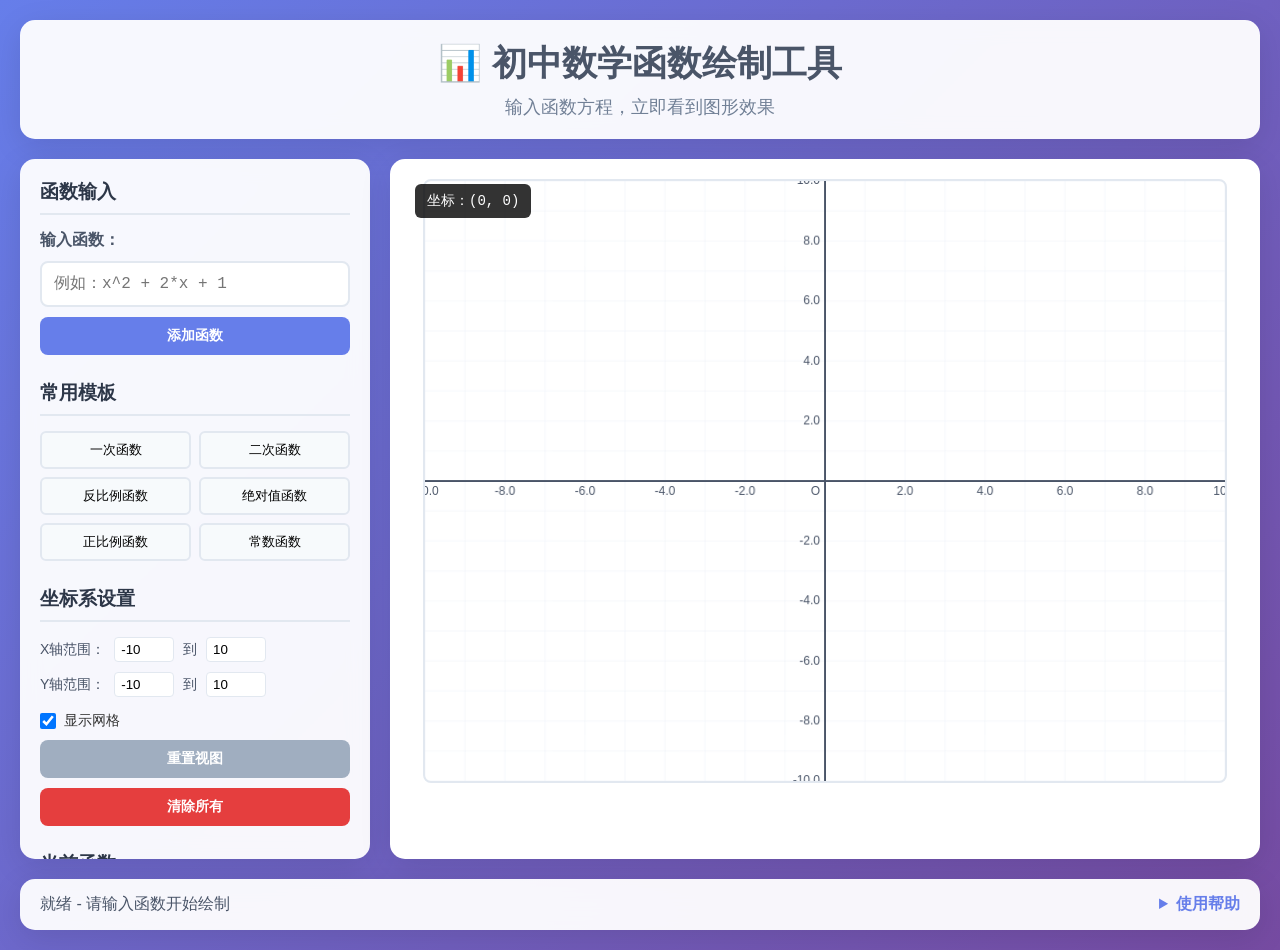
<file: index.html>
<!DOCTYPE html>
<html lang="zh-CN">
<head>
    <meta charset="UTF-8">
    <meta name="viewport" content="width=device-width, initial-scale=1.0, viewport-fit=cover">
    <meta name="theme-color" content="#667eea">
    <meta name="apple-mobile-web-app-capable" content="yes">
    <meta name="apple-mobile-web-app-status-bar-style" content="black-translucent">
    <meta name="apple-mobile-web-app-title" content="函数绘图">
    <title>初中数学函数绘制工具</title>
    <link rel="manifest" href="manifest.json">
    <link rel="stylesheet" href="styles.css">
</head>
<body>
    <div class="container">
        <!-- 头部标题 -->
        <header class="header">
            <h1>📊 初中数学函数绘制工具</h1>
            <p>输入函数方程，立即看到图形效果</p>
        </header>

        <div class="main-content">
            <!-- 左侧控制面板 -->
            <div class="control-panel">
                <!-- 函数输入区域 -->
                <div class="input-section">
                    <h3>函数输入</h3>
                    <div class="function-input-group">
                        <label for="functionInput">输入函数：</label>
                        <input 
                            type="text" 
                            id="functionInput" 
                            placeholder="例如：x^2 + 2*x + 1" 
                            autocomplete="off"
                        >
                        <button id="addFunction" class="btn btn-primary">添加函数</button>
                    </div>
                    <div class="error-message" id="errorMessage"></div>
                </div>

                <!-- 快速模板区域 -->
                <div class="template-section">
                    <h3>常用模板</h3>
                    <div class="template-buttons">
                        <button class="template-btn" data-template="x + 1">一次函数</button>
                        <button class="template-btn" data-template="x^2">二次函数</button>
                        <button class="template-btn" data-template="1/x">反比例函数</button>
                        <button class="template-btn" data-template="abs(x)">绝对值函数</button>
                        <button class="template-btn" data-template="2*x">正比例函数</button>
                        <button class="template-btn" data-template="5">常数函数</button>
                    </div>
                </div>

                <!-- 坐标系控制 -->
                <div class="coordinate-section">
                    <h3>坐标系设置</h3>
                    <div class="range-controls">
                        <label>
                            X轴范围：
                            <input type="number" id="xMin" value="-10" min="-100" max="0"> 到
                            <input type="number" id="xMax" value="10" min="0" max="100">
                        </label>
                        <label>
                            Y轴范围：
                            <input type="number" id="yMin" value="-10" min="-100" max="0"> 到
                            <input type="number" id="yMax" value="10" min="0" max="100">
                        </label>
                    </div>
                    <div class="control-buttons">
                        <label class="checkbox-label">
                            <input type="checkbox" id="showGrid" checked>
                            显示网格
                        </label>
                        <button id="resetView" class="btn btn-secondary">重置视图</button>
                        <button id="clearAll" class="btn btn-danger">清除所有</button>
                    </div>
                </div>

                <!-- 当前函数列表 -->
                <div class="function-list-section">
                    <h3>当前函数</h3>
                    <div id="functionList" class="function-list">
                        <p class="no-functions">暂无函数，请添加函数开始绘制</p>
                    </div>
                </div>
            </div>

            <!-- 右侧绘图区域 -->
            <div class="plot-area">
                <canvas id="plotCanvas" width="800" height="600"></canvas>
                <div class="coordinate-info" id="coordinateInfo">
                    坐标：(0, 0)
                </div>
            </div>
        </div>

        <!-- 底部状态栏 -->
        <footer class="footer">
            <div class="status-info">
                <span id="statusMessage">就绪 - 请输入函数开始绘制</span>
            </div>
            <div class="help-info">
                <details>
                    <summary>使用帮助</summary>
                    <div class="help-content">
                        <p><strong>支持的运算符：</strong></p>
                        <ul>
                            <li>+ - * / (基本运算)</li>
                            <li>^ (乘方，如 x^2)</li>
                            <li>abs(x) (绝对值)</li>
                            <li>sqrt(x) (平方根)</li>
                            <li>() (括号)</li>
                        </ul>
                        <p><strong>函数示例：</strong></p>
                        <ul>
                            <li>一次函数：2*x + 3</li>
                            <li>二次函数：x^2 - 4*x + 3</li>
                            <li>反比例函数：6/x</li>
                            <li>绝对值函数：abs(x - 2)</li>
                        </ul>
                    </div>
                </details>
            </div>
        </footer>
    </div>

    <script src="math-parser.js"></script>
    <script src="plot-engine.js"></script>
    <script src="app.js"></script>
    <script>
        if ('serviceWorker' in navigator) {
            window.addEventListener('load', () => {
                navigator.serviceWorker.register('service-worker.js')
                    .then(registration => {
                        console.log('SW registered:', registration.scope);
                    })
                    .catch(error => {
                        console.log('SW registration failed:', error);
                    });
            });
        }
    </script>
</body>
</html>
</file>
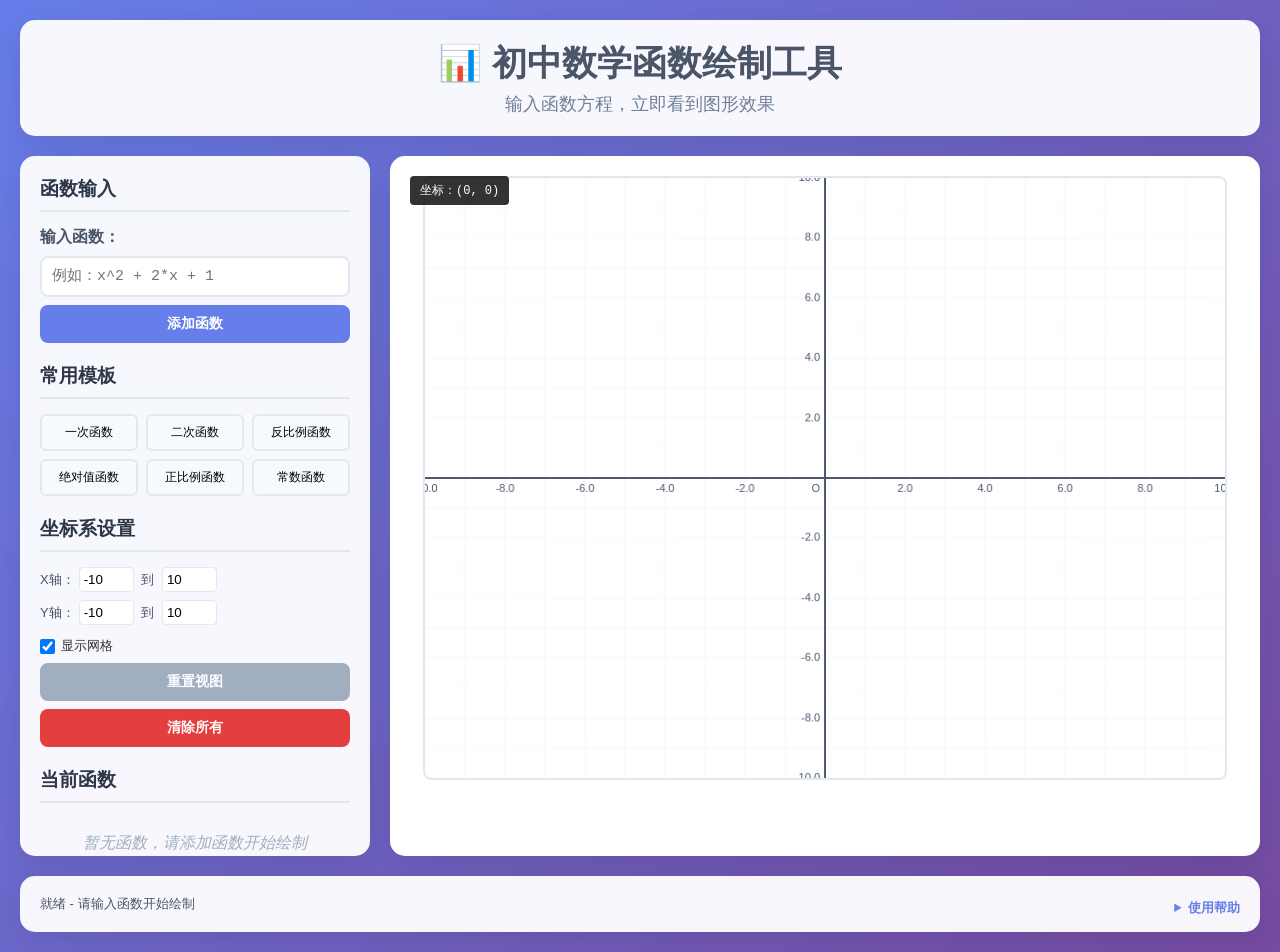
<file: mobile.html>
<!DOCTYPE html>
<html lang="zh-CN">
<head>
    <meta charset="UTF-8">
    <meta name="viewport" content="width=device-width, initial-scale=1.0, viewport-fit=cover">
    <title>初中数学函数绘制工具</title>
    <style>
* {
    margin: 0;
    padding: 0;
    box-sizing: border-box;
}
body {
    font-family: 'Microsoft YaHei', 'PingFang SC', Arial, sans-serif;
    background: linear-gradient(135deg, #667eea 0%, #764ba2 100%);
    min-height: 100vh;
    color: #333;
}
.container {
    max-width: 1400px;
    margin: 0 auto;
    padding: 10px;
    min-height: 100vh;
    display: flex;
    flex-direction: column;
}
.header {
    background: rgba(255, 255, 255, 0.95);
    backdrop-filter: blur(10px);
    border-radius: 15px;
    padding: 15px;
    text-align: center;
    margin-bottom: 10px;
    box-shadow: 0 8px 32px rgba(0, 0, 0, 0.1);
}
.header h1 {
    color: #4a5568;
    font-size: 1.5em;
    font-weight: 700;
    margin-bottom: 5px;
}
.header p {
    color: #718096;
    font-size: 1em;
}
.main-content {
    display: flex;
    flex-direction: column;
    gap: 10px;
    flex: 1;
    min-height: 400px;
}
.control-panel {
    width: 100%;
    background: rgba(255, 255, 255, 0.95);
    backdrop-filter: blur(10px);
    border-radius: 15px;
    padding: 15px;
    box-shadow: 0 8px 32px rgba(0, 0, 0, 0.1);
}
.control-panel h3 {
    color: #2d3748;
    font-size: 1.1em;
    margin-bottom: 12px;
    border-bottom: 2px solid #e2e8f0;
    padding-bottom: 6px;
}
.input-section {
    margin-bottom: 20px;
}
.function-input-group {
    display: flex;
    flex-direction: column;
    gap: 8px;
}
.function-input-group label {
    font-weight: 600;
    color: #4a5568;
}
#functionInput {
    padding: 10px;
    border: 2px solid #e2e8f0;
    border-radius: 8px;
    font-size: 15px;
    font-family: 'Courier New', monospace;
    transition: border-color 0.3s ease;
}
#functionInput:focus {
    outline: none;
    border-color: #667eea;
    box-shadow: 0 0 0 3px rgba(102, 126, 234, 0.1);
}
.btn {
    padding: 10px 16px;
    border: none;
    border-radius: 8px;
    font-size: 14px;
    font-weight: 600;
    cursor: pointer;
    transition: all 0.3s ease;
    text-transform: none;
}
.btn-primary {
    background: #667eea;
    color: white;
}
.btn-primary:hover {
    background: #5a67d8;
}
.btn-secondary {
    background: #a0aec0;
    color: white;
}
.btn-secondary:hover {
    background: #718096;
}
.btn-danger {
    background: #e53e3e;
    color: white;
}
.btn-danger:hover {
    background: #c53030;
}
.error-message {
    color: #e53e3e;
    font-size: 13px;
    margin-top: 5px;
    padding: 6px;
    background: rgba(229, 62, 62, 0.1);
    border-radius: 4px;
    display: none;
}
.error-message.show {
    display: block;
}
.template-section {
    margin-bottom: 20px;
}
.template-buttons {
    display: grid;
    grid-template-columns: repeat(2, 1fr);
    gap: 6px;
}
.template-btn {
    padding: 8px 10px;
    background: #f7fafc;
    border: 2px solid #e2e8f0;
    border-radius: 6px;
    font-size: 12px;
    cursor: pointer;
    transition: all 0.2s ease;
}
.template-btn:hover {
    background: #667eea;
    color: white;
    border-color: #667eea;
}
.coordinate-section {
    margin-bottom: 20px;
}
.range-controls {
    display: flex;
    flex-direction: column;
    gap: 8px;
    margin-bottom: 12px;
}
.range-controls label {
    font-size: 13px;
    color: #4a5568;
}
.range-controls input[type="number"] {
    width: 55px;
    padding: 4px;
    border: 1px solid #e2e8f0;
    border-radius: 4px;
    margin: 0 4px;
}
.control-buttons {
    display: flex;
    flex-direction: column;
    gap: 8px;
}
.checkbox-label {
    display: flex;
    align-items: center;
    gap: 6px;
    font-size: 13px;
    cursor: pointer;
}
.checkbox-label input[type="checkbox"] {
    width: 15px;
    height: 15px;
}
.function-list-section {
    margin-bottom: 15px;
}
.function-list {
    max-height: 150px;
    overflow-y: auto;
}
.no-functions {
    color: #a0aec0;
    font-style: italic;
    text-align: center;
    padding: 15px;
}
.function-item {
    display: flex;
    align-items: center;
    justify-content: space-between;
    padding: 8px;
    margin-bottom: 6px;
    background: #f7fafc;
    border-radius: 8px;
    border-left: 4px solid transparent;
}
.function-info {
    flex: 1;
    font-family: 'Courier New', monospace;
    font-size: 13px;
}
.function-controls {
    display: flex;
    gap: 4px;
}
.function-controls button {
    padding: 4px 6px;
    border: none;
    border-radius: 4px;
    font-size: 11px;
    cursor: pointer;
}
.toggle-btn {
    background: #48bb78;
    color: white;
}
.toggle-btn.hidden {
    background: #a0aec0;
}
.delete-btn {
    background: #e53e3e;
    color: white;
}
.plot-area {
    width: 100%;
    background: white;
    border-radius: 15px;
    padding: 15px;
    box-shadow: 0 8px 32px rgba(0, 0, 0, 0.1);
    position: relative;
    display: flex;
    flex-direction: column;
    align-items: center;
}
#plotCanvas {
    border: 2px solid #e2e8f0;
    border-radius: 8px;
    cursor: crosshair;
    background: white;
    max-width: 100%;
    height: auto;
}
.coordinate-info {
    position: absolute;
    top: 20px;
    left: 20px;
    background: rgba(0, 0, 0, 0.8);
    color: white;
    padding: 6px 10px;
    border-radius: 4px;
    font-family: 'Courier New', monospace;
    font-size: 12px;
    pointer-events: none;
}
.footer {
    background: rgba(255, 255, 255, 0.95);
    backdrop-filter: blur(10px);
    border-radius: 15px;
    padding: 12px 15px;
    margin-top: 10px;
    box-shadow: 0 8px 32px rgba(0, 0, 0, 0.1);
    text-align: center;
}
.status-info {
    color: #4a5568;
    font-weight: 500;
    font-size: 13px;
}
.help-info details {
    cursor: pointer;
    margin-top: 8px;
}
.help-info summary {
    color: #667eea;
    font-weight: 600;
    outline: none;
    font-size: 13px;
}
.help-content {
    position: fixed;
    right: 10px;
    left: 10px;
    bottom: 60px;
    background: white;
    padding: 15px;
    border-radius: 10px;
    box-shadow: 0 8px 32px rgba(0, 0, 0, 0.2);
    width: auto;
    z-index: 1000;
    font-size: 13px;
}
.help-content ul {
    margin-left: 15px;
    margin-top: 6px;
}
.help-content li {
    margin-bottom: 3px;
}
.color-picker {
    width: 26px;
    height: 26px;
    border: 2px solid #e2e8f0;
    border-radius: 4px;
    cursor: pointer;
    padding: 0;
    background: none;
}
.color-picker::-webkit-color-swatch-wrapper {
    padding: 0;
}
.color-picker::-webkit-color-swatch {
    border: none;
    border-radius: 2px;
}
@media (min-width: 768px) {
    .container {
        padding: 20px;
    }
    .header {
        padding: 20px;
        margin-bottom: 20px;
    }
    .header h1 {
        font-size: 2.2em;
    }
    .header p {
        font-size: 1.1em;
    }
    .main-content {
        flex-direction: row;
        gap: 20px;
        min-height: 600px;
    }
    .control-panel {
        width: 350px;
        padding: 20px;
        max-height: calc(100vh - 200px);
        overflow-y: auto;
    }
    .control-panel h3 {
        font-size: 1.2em;
        margin-bottom: 15px;
        padding-bottom: 8px;
    }
    .template-buttons {
        grid-template-columns: repeat(2, 1fr);
        gap: 8px;
    }
    .plot-area {
        flex: 1;
        padding: 20px;
    }
    .footer {
        padding: 15px 20px;
        margin-top: 20px;
        display: flex;
        justify-content: space-between;
        align-items: center;
        text-align: left;
    }
    .help-content {
        position: absolute;
        right: 20px;
        bottom: 70px;
        width: 300px;
    }
}
@media (min-width: 1024px) {
    .template-buttons {
        grid-template-columns: repeat(3, 1fr);
    }
}
    </style>
</head>
<body>
    <div class="container">
        <header class="header">
            <h1>📊 初中数学函数绘制工具</h1>
            <p>输入函数方程，立即看到图形效果</p>
        </header>

        <div class="main-content">
            <div class="control-panel">
                <div class="input-section">
                    <h3>函数输入</h3>
                    <div class="function-input-group">
                        <label for="functionInput">输入函数：</label>
                        <input type="text" id="functionInput" placeholder="例如：x^2 + 2*x + 1" autocomplete="off">
                        <button id="addFunction" class="btn btn-primary">添加函数</button>
                    </div>
                    <div class="error-message" id="errorMessage"></div>
                </div>

                <div class="template-section">
                    <h3>常用模板</h3>
                    <div class="template-buttons">
                        <button class="template-btn" data-template="x + 1">一次函数</button>
                        <button class="template-btn" data-template="x^2">二次函数</button>
                        <button class="template-btn" data-template="1/x">反比例函数</button>
                        <button class="template-btn" data-template="abs(x)">绝对值函数</button>
                        <button class="template-btn" data-template="2*x">正比例函数</button>
                        <button class="template-btn" data-template="5">常数函数</button>
                    </div>
                </div>

                <div class="coordinate-section">
                    <h3>坐标系设置</h3>
                    <div class="range-controls">
                        <label>X轴：<input type="number" id="xMin" value="-10" min="-100" max="0"> 到 <input type="number" id="xMax" value="10" min="0" max="100"></label>
                        <label>Y轴：<input type="number" id="yMin" value="-10" min="-100" max="0"> 到 <input type="number" id="yMax" value="10" min="0" max="100"></label>
                    </div>
                    <div class="control-buttons">
                        <label class="checkbox-label"><input type="checkbox" id="showGrid" checked>显示网格</label>
                        <button id="resetView" class="btn btn-secondary">重置视图</button>
                        <button id="clearAll" class="btn btn-danger">清除所有</button>
                    </div>
                </div>

                <div class="function-list-section">
                    <h3>当前函数</h3>
                    <div id="functionList" class="function-list">
                        <p class="no-functions">暂无函数，请添加函数开始绘制</p>
                    </div>
                </div>
            </div>

            <div class="plot-area">
                <canvas id="plotCanvas" width="800" height="600"></canvas>
                <div class="coordinate-info" id="coordinateInfo">坐标：(0, 0)</div>
            </div>
        </div>

        <footer class="footer">
            <div class="status-info">
                <span id="statusMessage">就绪 - 请输入函数开始绘制</span>
            </div>
            <div class="help-info">
                <details>
                    <summary>使用帮助</summary>
                    <div class="help-content">
                        <p><strong>支持的运算符：</strong></p>
                        <ul>
                            <li>+ - * / (基本运算)</li>
                            <li>^ (乘方，如 x^2)</li>
                            <li>abs(x) (绝对值)</li>
                            <li>sqrt(x) (平方根)</li>
                        </ul>
                        <p><strong>函数示例：</strong></p>
                        <ul>
                            <li>一次函数：2*x + 3</li>
                            <li>二次函数：x^2 - 4*x + 3</li>
                            <li>反比例函数：6/x</li>
                        </ul>
                    </div>
                </details>
            </div>
        </footer>
    </div>

    <script>
class MathParser {
    constructor() {
        this.position = 0;
        this.expression = '';
        this.tokens = [];
    }
    parse(expression) {
        this.expression = expression.replace(/\s+/g, '');
        this.position = 0;
        this.tokens = this.tokenize();
        if (this.tokens.length === 0) throw new Error('表达式为空');
        const ast = this.parseExpression();
        return (x) => this.evaluate(ast, x);
    }
    tokenize() {
        const tokens = [];
        const regex = /(\d*\.?\d+)|([a-zA-Z]+)|([+\-*/^()])|(\|)/g;
        let match;
        while ((match = regex.exec(this.expression)) !== null) {
            const token = match[0];
            if (/\d/.test(token)) tokens.push({ type: 'NUMBER', value: parseFloat(token) });
            else if (/[a-zA-Z]/.test(token)) {
                if (token === 'x') tokens.push({ type: 'VARIABLE', value: token });
                else tokens.push({ type: 'FUNCTION', value: token });
            } else if (['+', '-', '*', '/', '^'].includes(token)) tokens.push({ type: 'OPERATOR', value: token });
            else if (token === '(') tokens.push({ type: 'LPAREN' });
            else if (token === ')') tokens.push({ type: 'RPAREN' });
            else if (token === '|') tokens.push({ type: 'ABS' });
        }
        return tokens;
    }
    parseExpression() { return this.parseAddSubtract(); }
    parseAddSubtract() {
        let left = this.parseMultiplyDivide();
        while (this.position < this.tokens.length) {
            const token = this.tokens[this.position];
            if (token && token.type === 'OPERATOR' && (token.value === '+' || token.value === '-')) {
                this.position++;
                const right = this.parseMultiplyDivide();
                left = { type: 'BINARY_OP', operator: token.value, left, right };
            } else break;
        }
        return left;
    }
    parseMultiplyDivide() {
        let left = this.parseUnary();
        while (this.position < this.tokens.length) {
            const token = this.tokens[this.position];
            if (token && token.type === 'OPERATOR' && (token.value === '*' || token.value === '/')) {
                this.position++;
                const right = this.parseUnary();
                left = { type: 'BINARY_OP', operator: token.value, left, right };
            } else break;
        }
        return left;
    }
    parsePower() {
        let left = this.parseFactor();

        while (this.position < this.tokens.length) {
            const token = this.tokens[this.position];

            if (token && token.type === 'OPERATOR' && token.value === '^') {
                this.position++;

                const right = this.parseUnary();

                left = {
                    type: 'BINARY_OP',
                    operator: '^',
                    left,
                    right
                };
            } else {
                break;
            }
        }

        return left;
    }
    parseUnary() {
        const token = this.tokens[this.position];

        if (
            token &&
            token.type === 'OPERATOR' &&
            (token.value === '+' || token.value === '-')
        ) {
            this.position++;

            return {
                type: 'UNARY_OP',
                operator: token.value,
                operand: this.parsePower()
            };
        }

        return this.parsePower();
    }
    parsePowerPrimary() {
        return this.parseFactor();
    }
    parseFactor() {
        const token = this.tokens[this.position];
        if (!token) throw new Error('意外的表达式结束');
        switch (token.type) {
            case 'NUMBER': this.position++; return { type: 'NUMBER', value: token.value };
            case 'VARIABLE': this.position++; return { type: 'VARIABLE', name: token.value };
            case 'FUNCTION': return this.parseFunction();
            case 'LPAREN': {
                this.position++;
                const expr = this.parseExpression();
                if (!this.tokens[this.position] || this.tokens[this.position].type !== 'RPAREN') throw new Error('缺少右括号');
                this.position++;
                return expr;
            }
            case 'ABS': return this.parseAbsolute();
            default: throw new Error(`意外的token: ${token.value || token.type}`);
        }
    }
    parseFunction() {
        const functionToken = this.tokens[this.position];
        this.position++;
        if (!this.tokens[this.position] || this.tokens[this.position].type !== 'LPAREN') throw new Error(`函数 ${functionToken.value} 后面必须跟括号`);
        this.position++;
        const argument = this.parseExpression();
        if (!this.tokens[this.position] || this.tokens[this.position].type !== 'RPAREN') throw new Error('函数调用缺少右括号');
        this.position++;
        return { type: 'FUNCTION_CALL', name: functionToken.value, argument };
    }
    parseAbsolute() {
        this.position++;
        const expr = this.parseExpression();
        if (!this.tokens[this.position] || this.tokens[this.position].type !== 'ABS') throw new Error('绝对值缺少右边的 |');
        this.position++;
        return { type: 'FUNCTION_CALL', name: 'abs', argument: expr };
    }
    evaluate(node, x) {
        switch (node.type) {
            case 'NUMBER': return node.value;
            case 'VARIABLE': return node.name === 'x' ? x : (() => { throw new Error(`未知变量: ${node.name}`) })();
            case 'BINARY_OP': {
                const left = this.evaluate(node.left, x);
                const right = this.evaluate(node.right, x);
                switch (node.operator) {
                    case '+': return left + right;
                    case '-': return left - right;
                    case '*': return left * right;
                    case '/': return Math.abs(right) < 1e-10 ? (right > 0 ? Infinity : -Infinity) : left / right;
                    case '^': return Math.pow(left, right);
                    default: throw new Error(`未知运算符: ${node.operator}`);
                }
            }
            case 'UNARY_OP': {
                const operand = this.evaluate(node.operand, x);
                return node.operator === '+' ? operand : -operand;
            }
            case 'FUNCTION_CALL': {
                const arg = this.evaluate(node.argument, x);
                return this.callFunction(node.name, arg);
            }
            default: throw new Error(`未知节点类型: ${node.type}`);
        }
    }
    callFunction(name, arg) {
        switch (name) {
            case 'abs': return Math.abs(arg);
            case 'sqrt': return arg < 0 ? NaN : Math.sqrt(arg);
            case 'sin': return Math.sin(arg);
            case 'cos': return Math.cos(arg);
            case 'tan': return Math.tan(arg);
            case 'log': return arg <= 0 ? NaN : Math.log10(arg);
            case 'ln': return arg <= 0 ? NaN : Math.log(arg);
            default: throw new Error(`未知函数: ${name}`);
        }
    }
    static validate(expression) {
        try {
            const parser = new MathParser();
            const func = parser.parse(expression);
            func(0); func(1); func(-1);
            return { valid: true, message: '表达式有效' };
        } catch (error) {
            return { valid: false, message: error.message };
        }
    }
    static preprocessExpression(expression) {
        return expression
            .replace(/(\d)([a-zA-Z])/g, '$1*$2')
            .replace(/\)([a-zA-Z])/g, ')*$1')
            .replace(/(\d)\(/g, '$1*(')
            .replace(/\)(\d)/g, ')*$1');
    }
}

class PlotEngine {
    constructor(canvas) {
        this.canvas = canvas;
        this.ctx = canvas.getContext('2d');
        this.functions = new Map();
        this.colors = ['#3182ce', '#e53e3e', '#38a169', '#dd6b20', '#805ad5'];
        this.colorIndex = 0;
        this.xMin = -10;
        this.xMax = 10;
        this.yMin = -10;
        this.yMax = 10;
        this.setupHighDPI();
        this.setupMouseEvents();
        this.showGrid = true;
        this.isDragging = false;
        this.lastMousePos = { x: 0, y: 0 };
    }
    setupHighDPI() {
    const dpr = window.devicePixelRatio || 1;

    let rect = this.canvas.getBoundingClientRect();

    // 防止初始化时宽高为0
    let width = rect.width;
    let height = rect.height;

    if (width === 0 || height === 0) {
        width = 800;
        height = 600;
    }

    this.canvas.width = width * dpr;
    this.canvas.height = height * dpr;

    this.ctx.setTransform(1, 0, 0, 1, 0, 0);
    this.ctx.scale(dpr, dpr);

    this.canvas.style.width = width + 'px';
    this.canvas.style.height = height + 'px';

    this.width = width;
    this.height = height;
}
    setupMouseEvents() {
        this.canvas.addEventListener('mousemove', (e) => {
            const rect = this.canvas.getBoundingClientRect();
            const x = e.clientX - rect.left;
            const y = e.clientY - rect.top;
            const worldCoord = this.screenToWorld(x, y);
            this.updateCoordinateDisplay(worldCoord.x, worldCoord.y);
            if (this.isDragging) {
                const dx = x - this.lastMousePos.x;
                const dy = y - this.lastMousePos.y;
                this.pan(dx, dy);
                this.lastMousePos = { x, y };
                this.redraw();
            }
        });
        this.canvas.addEventListener('mousedown', (e) => {
            this.isDragging = true;
            const rect = this.canvas.getBoundingClientRect();
            this.lastMousePos = { x: e.clientX - rect.left, y: e.clientY - rect.top };
            this.canvas.style.cursor = 'grabbing';
        });
        this.canvas.addEventListener('mouseup', () => { this.isDragging = false; this.canvas.style.cursor = 'crosshair'; });
        this.canvas.addEventListener('mouseleave', () => { this.isDragging = false; this.canvas.style.cursor = 'crosshair'; });
        this.canvas.addEventListener('wheel', (e) => {
            e.preventDefault();
            const rect = this.canvas.getBoundingClientRect();
            const mouseX = e.clientX - rect.left;
            const mouseY = e.clientY - rect.top;
            const worldPos = this.screenToWorld(mouseX, mouseY);
            const zoomFactor = e.deltaY > 0 ? 1.1 : 0.9;
            this.zoom(zoomFactor, worldPos.x, worldPos.y);
            this.redraw();
        });
        this.canvas.addEventListener('touchstart', (e) => {
            if (e.touches.length === 1) {
                this.isDragging = true;
                this.lastMousePos = { x: e.touches[0].clientX - this.canvas.getBoundingClientRect().left, y: e.touches[0].clientY - this.canvas.getBoundingClientRect().top };
            }
        });
        this.canvas.addEventListener('touchmove', (e) => {
            if (e.touches.length === 1 && this.isDragging) {
                const rect = this.canvas.getBoundingClientRect();
                const x = e.touches[0].clientX - rect.left;
                const y = e.touches[0].clientY - rect.top;
                const dx = x - this.lastMousePos.x;
                const dy = y - this.lastMousePos.y;
                this.pan(dx, dy);
                this.lastMousePos = { x, y };
                this.redraw();
            } else if (e.touches.length === 2) {
                e.preventDefault();
                const dist = Math.hypot(e.touches[0].clientX - e.touches[1].clientX, e.touches[0].clientY - e.touches[1].clientY);
                if (this.lastTouchDist) {
                    const zoomFactor = dist / this.lastTouchDist;
                    const centerX = (e.touches[0].clientX + e.touches[1].clientX) / 2;
                    const centerY = (e.touches[0].clientY + e.touches[1].clientY) / 2;
                    const rect = this.canvas.getBoundingClientRect();
                    const worldPos = this.screenToWorld(centerX - rect.left, centerY - rect.top);
                    this.zoom(1 / zoomFactor, worldPos.x, worldPos.y);
                    this.redraw();
                }
                this.lastTouchDist = dist;
            }
        });
        this.canvas.addEventListener('touchend', () => { this.isDragging = false; this.lastTouchDist = null; });
    }
    screenToWorld(screenX, screenY) {
        const x = this.xMin + (screenX / this.width) * (this.xMax - this.xMin);
        const y = this.yMax - (screenY / this.height) * (this.yMax - this.yMin);
        return { x, y };
    }
    worldToScreen(worldX, worldY) {
        const x = ((worldX - this.xMin) / (this.xMax - this.xMin)) * this.width;
        const y = ((this.yMax - worldY) / (this.yMax - this.yMin)) * this.height;
        return { x, y };
    }
    pan(dx, dy) {
        const worldDx = (dx / this.width) * (this.xMax - this.xMin);
        const worldDy = -(dy / this.height) * (this.yMax - this.yMin);
        this.xMin -= worldDx;
        this.xMax -= worldDx;
        this.yMin -= worldDy;
        this.yMax -= worldDy;
    }
    zoom(factor, centerX, centerY) {
        const newXRange = (this.xMax - this.xMin) * factor;
        const newYRange = (this.yMax - this.yMin) * factor;
        const xCenter = centerX || (this.xMin + this.xMax) / 2;
        const yCenter = centerY || (this.yMin + this.yMax) / 2;
        this.xMin = xCenter - newXRange / 2;
        this.xMax = xCenter + newXRange / 2;
        this.yMin = yCenter - newYRange / 2;
        this.yMax = yCenter + newYRange / 2;
    }
    setViewRange(xMin, xMax, yMin, yMax) {
        this.xMin = xMin;
        this.xMax = xMax;
        this.yMin = yMin;
        this.yMax = yMax;
    }
    resetView() {
        this.xMin = -10;
        this.xMax = 10;
        this.yMin = -10;
        this.yMax = 10;
    }
    clear() { this.ctx.clearRect(0, 0, this.width, this.height); }
    drawGrid() {
        if (!this.showGrid) return;
        this.ctx.strokeStyle = '#e2e8f0';
        this.ctx.lineWidth = 0.5;
        this.ctx.globalAlpha = 0.6;
        const xRange = this.xMax - this.xMin;
        const yRange = this.yMax - this.yMin;
        let xStep = Math.pow(10, Math.floor(Math.log10(xRange)) - 1);
        let yStep = Math.pow(10, Math.floor(Math.log10(yRange)) - 1);
        if (xRange / xStep > 50) xStep *= 5;
        else if (xRange / xStep > 20) xStep *= 2;
        if (yRange / yStep > 50) yStep *= 5;
        else if (yRange / yStep > 20) yStep *= 2;
        const startX = Math.ceil(this.xMin / xStep) * xStep;
        for (let x = startX; x <= this.xMax; x += xStep) {
            const screenPos = this.worldToScreen(x, 0);
            this.ctx.beginPath();
            this.ctx.moveTo(screenPos.x, 0);
            this.ctx.lineTo(screenPos.x, this.height);
            this.ctx.stroke();
        }
        const startY = Math.ceil(this.yMin / yStep) * yStep;
        for (let y = startY; y <= this.yMax; y += yStep) {
            const screenPos = this.worldToScreen(0, y);
            this.ctx.beginPath();
            this.ctx.moveTo(0, screenPos.y);
            this.ctx.lineTo(this.width, screenPos.y);
            this.ctx.stroke();
        }
        this.ctx.globalAlpha = 1.0;
    }
    drawAxes() {
        this.ctx.strokeStyle = '#4a5568';
        this.ctx.lineWidth = 2;
        if (this.yMin <= 0 && this.yMax >= 0) {
            const y0 = this.worldToScreen(0, 0).y;
            this.ctx.beginPath();
            this.ctx.moveTo(0, y0);
            this.ctx.lineTo(this.width, y0);
            this.ctx.stroke();
        }
        if (this.xMin <= 0 && this.xMax >= 0) {
            const x0 = this.worldToScreen(0, 0).x;
            this.ctx.beginPath();
            this.ctx.moveTo(x0, 0);
            this.ctx.lineTo(x0, this.height);
            this.ctx.stroke();
        }
    }
    drawLabels() {
        this.ctx.fillStyle = '#4a5568';
        this.ctx.font = '11px Arial';
        this.ctx.textAlign = 'center';
        this.ctx.textBaseline = 'top';
        const xRange = this.xMax - this.xMin;
        const yRange = this.yMax - this.yMin;
        let xStep = Math.pow(10, Math.floor(Math.log10(xRange)) - 1);
        let yStep = Math.pow(10, Math.floor(Math.log10(yRange)) - 1);
        if (xRange / xStep > 20) xStep *= 5;
        else if (xRange / xStep > 10) xStep *= 2;
        if (yRange / yStep > 20) yStep *= 5;
        else if (yRange / yStep > 10) yStep *= 2;
        if (this.yMin <= 0 && this.yMax >= 0) {
            const y0 = this.worldToScreen(0, 0).y;
            const startX = Math.ceil(this.xMin / xStep) * xStep;
            for (let x = startX; x <= this.xMax; x += xStep) {
                if (Math.abs(x) < 1e-10) continue;
                const screenPos = this.worldToScreen(x, 0);
                this.ctx.fillText(x.toFixed(1), screenPos.x, y0 + 5);
            }
        }
        if (this.xMin <= 0 && this.xMax >= 0) {
            const x0 = this.worldToScreen(0, 0).x;
            const startY = Math.ceil(this.yMin / yStep) * yStep;
            this.ctx.textAlign = 'right';
            this.ctx.textBaseline = 'middle';
            for (let y = startY; y <= this.yMax; y += yStep) {
                if (Math.abs(y) < 1e-10) continue;
                const screenPos = this.worldToScreen(0, y);
                this.ctx.fillText(y.toFixed(1), x0 - 5, screenPos.y);
            }
        }
        if (this.xMin <= 0 && this.xMax >= 0 && this.yMin <= 0 && this.yMax >= 0) {
            const origin = this.worldToScreen(0, 0);
            this.ctx.textAlign = 'right';
            this.ctx.textBaseline = 'top';
            this.ctx.fillText('O', origin.x - 5, origin.y + 5);
        }
    }
    addFunction(id, expression, func) {
        const color = this.colors[this.colorIndex % this.colors.length];
        this.colorIndex++;
        this.functions.set(id, { expression, func, color, visible: true });
    }
    removeFunction(id) { this.functions.delete(id); }
    toggleFunction(id) {
        if (this.functions.has(id)) {
            const func = this.functions.get(id);
            func.visible = !func.visible;
        }
    }
    updateFunctionColor(id, color) {
        if (this.functions.has(id)) {
            const func = this.functions.get(id);
            func.color = color;
        }
    }
    clearAllFunctions() { this.functions.clear(); this.colorIndex = 0; }
    drawFunction(functionData) {
    this.ctx.strokeStyle = functionData.color;
    this.ctx.lineWidth = 2.5;
    this.ctx.lineCap = 'round';
    this.ctx.lineJoin = 'round';

    const step = (this.xMax - this.xMin) / this.width;

    let firstPoint = true;
    let prevY = null;
    let xAxisIntersections = [];

    this.ctx.beginPath();

    for (let x = this.xMin; x <= this.xMax; x += step) {
        try {
            const y = functionData.func(x);

            if (!isFinite(y) || isNaN(y)) {
                firstPoint = true;
                prevY = null;
                continue;
            }

            if (prevY !== null && prevY * y < 0) {
                const root = this.bisection(
                    functionData.func,
                    x - step,
                    x
                );

                if (root !== null) {
                    xAxisIntersections.push(root);
                }
            }

            if (
                y < this.yMin - (this.yMax - this.yMin) * 5 ||
                y > this.yMax + (this.yMax - this.yMin) * 5
            ) {
                firstPoint = true;
                prevY = null;
                continue;
            }

            const screenPos = this.worldToScreen(x, y);

            if (firstPoint) {
                this.ctx.moveTo(screenPos.x, screenPos.y);
                firstPoint = false;
            } else {
                this.ctx.lineTo(screenPos.x, screenPos.y);
            }

            prevY = y;

        } catch (e) {
            firstPoint = true;
            prevY = null;
        }
    }

    this.ctx.stroke();

    for (const root of xAxisIntersections) {
        this.drawAxisIntersection(root, 0, 'x');
    }

    if (this.xMin <= 0 && this.xMax >= 0) {
        try {
            const y = functionData.func(0);

            if (isFinite(y) && !isNaN(y)) {
                this.drawAxisIntersection(0, y, 'y');
            }
        } catch {}
    }
}
    drawAxisIntersection(x, y, axis) {
        const screenPos = this.worldToScreen(x, y);
        this.ctx.beginPath();
        this.ctx.arc(screenPos.x, screenPos.y, 6, 0, Math.PI * 2);
        this.ctx.fillStyle = '#1a202c';
        this.ctx.fill();
        this.ctx.strokeStyle = '#48bb78';
        this.ctx.lineWidth = 2;
        this.ctx.stroke();
        this.ctx.beginPath();
        this.ctx.arc(screenPos.x, screenPos.y, 3, 0, Math.PI * 2);
        this.ctx.fillStyle = '#48bb78';
        this.ctx.fill();
        const label = axis === 'x' ? `(${x.toFixed(2)}, 0)` : `(0, ${y.toFixed(2)})`;
        this.ctx.font = 'bold 11px Arial';
        this.ctx.textAlign = 'left';
        this.ctx.textBaseline = 'bottom';
        let labelX = screenPos.x + 10, labelY = screenPos.y - 6;
        if (axis === 'y') { labelX = screenPos.x + 10; labelY = screenPos.y - 6; }
        this.ctx.strokeStyle = 'white';
        this.ctx.lineWidth = 3;
        this.ctx.strokeText(label, labelX, labelY);
        this.ctx.fillStyle = '#48bb78';
        this.ctx.fillText(label, labelX, labelY);
    }
    drawAllFunctions() { this.functions.forEach((fd) => this.drawFunction(fd)); }
    redraw() { this.clear(); this.drawGrid(); this.drawAxes(); this.drawLabels(); this.drawAllFunctions(); this.drawIntersectionPoints(); }
    updateCoordinateDisplay(x, y) {
        const el = document.getElementById('coordinateInfo');
        if (el) el.textContent = `坐标：(${x.toFixed(2)}, ${y.toFixed(2)})`;
    }
    setGridVisible(v) { this.showGrid = v; }
    getFunctions() { return this.functions; }
    exportAsImage() { return this.canvas.toDataURL('image/png'); }
    findIntersectionPoints() {
        const intersections = [];
        const funcs = Array.from(this.functions.values()).filter(f => f.visible);
        if (funcs.length < 2) return intersections;
        for (let i = 0; i < funcs.length; i++) {
            for (let j = i + 1; j < funcs.length; j++) {
                const f1 = funcs[i], f2 = funcs[j];
                const diff = (x) => { try { return f1.func(x) - f2.func(x); } catch { return NaN; } };
                const step = (this.xMax - this.xMin) / 200;
                let x = this.xMin;
                while (x < this.xMax) {
                    try {
                        const y1 = f1.func(x), y2 = f2.func(x);
                        const y1Next = f1.func(x + step), y2Next = f2.func(x + step);
                        if (isFinite(y1) && isFinite(y2)) {
                            const diff1 = y1 - y2, diff2 = y1Next - y2Next;
                            if (Math.abs(diff1) < 0.01 && isFinite(y1)) {
                                const root = this.bisection(diff, x, x + step);
                                if (root !== null) { try { const y = f1.func(root); if (isFinite(y)) intersections.push({ x: root, y: y }); } catch {} }
                            }
                            if (diff1 * diff2 < 0) {
                                const root = this.bisection(diff, x, x + step);
                                if (root !== null) { try { const y = f1.func(root); if (isFinite(y)) intersections.push({ x: root, y: y }); } catch {} }
                            }
                        }
                    } catch {}
                    x += step;
                }
            }
        }
        return this.removeDuplicateIntersections(intersections);
    }
    bisection(f, a, b, tolerance = 1e-6, maxIterations = 50) {
        let fa = f(a), fb = f(b);
        if (fa * fb > 0) return null;
        for (let i = 0; i < maxIterations; i++) {
            const mid = (a + b) / 2, fmid = f(mid);
            if (Math.abs(fmid) < tolerance) return mid;
            if (fa * fmid < 0) { b = mid; fb = fmid; } else { a = mid; fa = fmid; }
        }
        return (a + b) / 2;
    }
    removeDuplicateIntersections(intersections) {
        const filtered = [], minDist = 0.1;
        for (const pt of intersections) {
            let isDuplicate = false;
            for (const existing of filtered) { if (Math.sqrt(Math.pow(pt.x - existing.x, 2) + Math.pow(pt.y - existing.y, 2)) < minDist) { isDuplicate = true; break; } }
            if (!isDuplicate) filtered.push(pt);
        }
        return filtered;
    }
    drawIntersectionPoints() {
        const intersections = this.findIntersectionPoints();
        for (const pt of intersections) {
            const screenPos = this.worldToScreen(pt.x, pt.y);
            this.ctx.beginPath();
            this.ctx.arc(screenPos.x, screenPos.y, 8, 0, Math.PI * 2);
            this.ctx.fillStyle = '#1a202c';
            this.ctx.fill();
            this.ctx.strokeStyle = '#ffd700';
            this.ctx.lineWidth = 2;
            this.ctx.stroke();
            this.ctx.beginPath();
            this.ctx.arc(screenPos.x, screenPos.y, 4, 0, Math.PI * 2);
            this.ctx.fillStyle = '#ffd700';
            this.ctx.fill();
            const label = `(${pt.x.toFixed(2)}, ${pt.y.toFixed(2)})`;
            this.ctx.font = 'bold 11px Arial';
            this.ctx.textAlign = 'left';
            this.ctx.textBaseline = 'bottom';
            this.ctx.strokeStyle = 'white';
            this.ctx.lineWidth = 3;
            this.ctx.strokeText(label, screenPos.x + 12, screenPos.y - 8);
            this.ctx.fillText(label, screenPos.x + 12, screenPos.y - 8);
        }
    }
    getIntersectionPoints() { return this.findIntersectionPoints(); }
}

class FunctionPlotterApp {
    constructor() {
        this.plotEngine = null;
        this.functionCounter = 0;
        this.currentFunctions = new Map();
        this.init();
    }
    init() {
        if (document.readyState === 'loading') document.addEventListener('DOMContentLoaded', () => this.setupApplication());
        else this.setupApplication();
    }
    setupApplication() {
        const canvas = document.getElementById('plotCanvas');
        if (!canvas) return;
        this.plotEngine = new PlotEngine(canvas);
        this.bindEventListeners();
        this.plotEngine.redraw();
        this.updateStatus('就绪 - 请输入函数开始绘制');
    }
    bindEventListeners() {
        const functionInput = document.getElementById('functionInput');
        const addFunctionBtn = document.getElementById('addFunction');
        if (functionInput && addFunctionBtn) {
            functionInput.addEventListener('keypress', (e) => { if (e.key === 'Enter') this.addFunction(); });
            functionInput.addEventListener('input', (e) => this.validateInput(e.target.value));
            addFunctionBtn.addEventListener('click', () => this.addFunction());
        }
        document.querySelectorAll('.template-btn').forEach(btn => {
            btn.addEventListener('click', (e) => this.useTemplate(e.target.getAttribute('data-template')));
        });
        ['xMin', 'xMax', 'yMin', 'yMax'].forEach(id => {
            const el = document.getElementById(id);
            if (el) el.addEventListener('change', () => this.updateViewRange());
        });
        const showGridCheckbox = document.getElementById('showGrid');
        if (showGridCheckbox) showGridCheckbox.addEventListener('change', (e) => { this.plotEngine.setGridVisible(e.target.checked); this.plotEngine.redraw(); });
        const resetViewBtn = document.getElementById('resetView');
        if (resetViewBtn) resetViewBtn.addEventListener('click', () => this.resetView());
        const clearAllBtn = document.getElementById('clearAll');
        if (clearAllBtn) clearAllBtn.addEventListener('click', () => this.clearAllFunctions());
        window.addEventListener('resize', () => { setTimeout(() => { this.plotEngine.setupHighDPI(); this.plotEngine.redraw(); }, 100); });
    }
    validateInput(expression) {
        const errorElement = document.getElementById('errorMessage');
        if (!errorElement) return;
        if (!expression.trim()) { this.hideError(); return; }
        const preprocessed = MathParser.preprocessExpression(expression);
        const validation = MathParser.validate(preprocessed);
        if (validation.valid) this.hideError();
        else this.showError(validation.message);
    }
    showError(message) {
        const el = document.getElementById('errorMessage');
        if (el) { el.textContent = message; el.classList.add('show'); }
    }
    hideError() {
        const el = document.getElementById('errorMessage');
        if (el) el.classList.remove('show');
    }
    addFunction() {
        const input = document.getElementById('functionInput');
        if (!input) return;
        const expression = input.value.trim();
        if (!expression) { this.showError('请输入函数表达式'); return; }
        try {
            const preprocessed = MathParser.preprocessExpression(expression);
            const parser = new MathParser();
            const func = parser.parse(preprocessed);
            const id = `func_${++this.functionCounter}`;
            this.plotEngine.addFunction(id, expression, func);
            this.addFunctionToList(id, expression);
            this.plotEngine.redraw();
            input.value = '';
            this.hideError();
            this.updateStatus(`成功添加函数：y = ${expression}`);
        } catch (error) { this.showError(error.message); }
    }
    useTemplate(template) {
        const input = document.getElementById('functionInput');
        if (input) { input.value = template; input.focus(); this.validateInput(template); }
    }
    addFunctionToList(id, expression) {
        const list = document.getElementById('functionList');
        if (!list) return;
        const noFuncMsg = list.querySelector('.no-functions');
        if (noFuncMsg) noFuncMsg.remove();
        const fd = this.plotEngine.getFunctions().get(id);
        const color = fd ? fd.color : '#3182ce';
        const item = document.createElement('div');
        item.className = 'function-item';
        item.setAttribute('data-id', id);
        item.innerHTML = `
            <div class="function-info"><span>y = ${this.formatExpression(expression)}</span></div>
            <div class="function-controls">
                <button class="toggle-btn" onclick="app.toggleFunction('${id}')" title="显示/隐藏">👁</button>
                <input type="color" class="color-picker" value="${color}" onchange="app.changeFunctionColor('${id}', this.value)" title="选择颜色">
                <button class="delete-btn" onclick="app.removeFunction('${id}')" title="删除">🗑</button>
            </div>
        `;
        list.appendChild(item);
    }
    formatExpression(expr) {
        return expr.replace(/\*/g, '×').replace(/\^2/g, '²').replace(/\^3/g, '³').replace(/abs\(/g, '|').replace(/sqrt\(/g, '√');
    }
    toggleFunction(id) {
        this.plotEngine.toggleFunction(id);
        const item = document.querySelector(`[data-id="${id}"]`);
        const btn = item?.querySelector('.toggle-btn');
        if (btn) {
            const fd = this.plotEngine.getFunctions().get(id);
            if (fd?.visible) { btn.classList.remove('hidden'); btn.textContent = '👁'; btn.title = '隐藏'; }
            else { btn.classList.add('hidden'); btn.textContent = '👁‍🗨'; btn.title = '显示'; }
        }
        this.plotEngine.redraw();
    }
    changeFunctionColor(id, color) {
        this.plotEngine.updateFunctionColor(id, color);
        this.plotEngine.redraw();
        this.updateStatus('函数颜色已更新');
    }
    removeFunction(id) {
        this.plotEngine.removeFunction(id);
        const item = document.querySelector(`[data-id="${id}"]`);
        if (item) item.remove();
        const list = document.getElementById('functionList');
        if (list && list.children.length === 0) {
            const msg = document.createElement('p');
            msg.className = 'no-functions';
            msg.textContent = '暂无函数，请添加函数开始绘制';
            list.appendChild(msg);
        }
        this.plotEngine.redraw();
        this.updateStatus('函数已删除');
    }
    updateViewRange() {
        const xMin = parseFloat(document.getElementById('xMin')?.value) || -10;
        const xMax = parseFloat(document.getElementById('xMax')?.value) || 10;
        const yMin = parseFloat(document.getElementById('yMin')?.value) || -10;
        const yMax = parseFloat(document.getElementById('yMax')?.value) || 10;
        if (xMin >= xMax) { this.showError('X轴最小值必须小于最大值'); return; }
        if (yMin >= yMax) { this.showError('Y轴最小值必须小于最大值'); return; }
        this.plotEngine.setViewRange(xMin, xMax, yMin, yMax);
        this.plotEngine.redraw();
        this.hideError();
    }
    resetView() {
        this.plotEngine.resetView();
        this.plotEngine.redraw();
        document.getElementById('xMin').value = -10;
        document.getElementById('xMax').value = 10;
        document.getElementById('yMin').value = -10;
        document.getElementById('yMax').value = 10;
        this.updateStatus('视图已重置');
    }
    clearAllFunctions() {
        if (this.plotEngine.getFunctions().size === 0) { this.updateStatus('没有需要清除的函数'); return; }
        if (confirm('确定要清除所有函数吗？')) {
            this.plotEngine.clearAllFunctions();
            const list = document.getElementById('functionList');
            if (list) list.innerHTML = '<p class="no-functions">暂无函数，请添加函数开始绘制</p>';
            this.plotEngine.redraw();
            this.updateStatus('所有函数已清除');
        }
    }
    updateStatus(message) {
        const el = document.getElementById('statusMessage');
        if (el) el.textContent = message;
        setTimeout(() => { if (el && el.textContent === message) el.textContent = '就绪 - 请输入函数开始绘制'; }, 3000);
    }
}

let app;
document.addEventListener('DOMContentLoaded', () => { app = new FunctionPlotterApp(); });
window.app = app;
    </script>
</body>
</html>
</file>
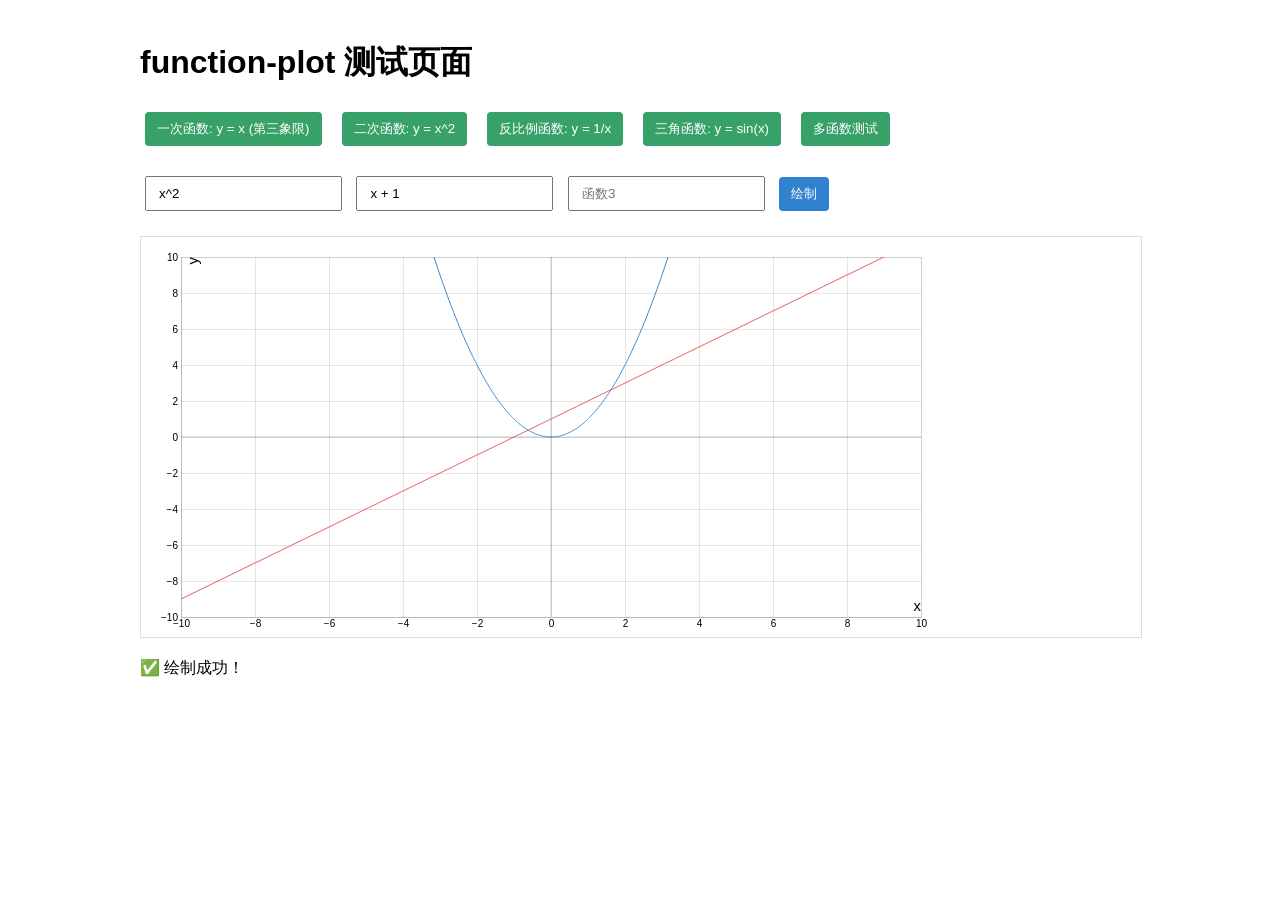
<file: test-function-plot.html>
<!DOCTYPE html>
<html lang="zh-CN">
<head>
    <meta charset="UTF-8">
    <meta name="viewport" content="width=device-width, initial-scale=1.0">
    <title>function-plot 测试</title>
    <script src="lib/function-plot.min.js"></script>
    <style>
        body {
            font-family: Arial, sans-serif;
            padding: 20px;
            max-width: 1000px;
            margin: 0 auto;
        }
        #plot-container {
            width: 100%;
            height: 400px;
            border: 1px solid #ddd;
            margin: 20px 0;
        }
        .controls {
            margin: 20px 0;
        }
        input, button {
            padding: 8px 12px;
            margin: 5px;
        }
        button {
            background: #3182ce;
            color: white;
            border: none;
            border-radius: 4px;
            cursor: pointer;
        }
        button:hover {
            background: #2c5282;
        }
        .quick-tests {
            margin: 20px 0;
            display: flex;
            flex-wrap: wrap;
            gap: 10px;
        }
        .quick-tests button {
            background: #38a169;
        }
    </style>
</head>
<body>
    <h1>function-plot 测试页面</h1>
    
    <div class="quick-tests">
        <button onclick="test1()">一次函数: y = x (第三象限)</button>
        <button onclick="test2()">二次函数: y = x^2</button>
        <button onclick="test3()">反比例函数: y = 1/x</button>
        <button onclick="test4()">三角函数: y = sin(x)</button>
        <button onclick="test5()">多函数测试</button>
    </div>
    
    <div class="controls">
        <input type="text" id="function1" value="x^2" placeholder="函数1">
        <input type="text" id="function2" value="x + 1" placeholder="函数2">
        <input type="text" id="function3" value="" placeholder="函数3">
        <button onclick="plot()">绘制</button>
    </div>
    
    <div id="plot-container"></div>
    
    <div id="status"></div>
    
    <script>
        console.log('function-plot 是否加载:', typeof functionPlot !== 'undefined');
        
        if (typeof functionPlot !== 'undefined') {
            document.getElementById('status').innerHTML = '✅ function-plot 加载成功';
        } else {
            document.getElementById('status').innerHTML = '❌ function-plot 未加载';
        }
        
        function test1() {
            document.getElementById('function1').value = 'x';
            document.getElementById('function2').value = '';
            document.getElementById('function3').value = '';
            plot();
        }
        
        function test2() {
            document.getElementById('function1').value = 'x^2';
            document.getElementById('function2').value = '';
            document.getElementById('function3').value = '';
            plot();
        }
        
        function test3() {
            document.getElementById('function1').value = '1/x';
            document.getElementById('function2').value = '';
            document.getElementById('function3').value = '';
            plot();
        }
        
        function test4() {
            document.getElementById('function1').value = 'sin(x)';
            document.getElementById('function2').value = '';
            document.getElementById('function3').value = '';
            plot();
        }
        
        function test5() {
            document.getElementById('function1').value = 'x';
            document.getElementById('function2').value = 'x^2';
            document.getElementById('function3').value = '-x + 2';
            plot();
        }
        
        function plot() {
            const f1 = document.getElementById('function1').value;
            const f2 = document.getElementById('function2').value;
            const f3 = document.getElementById('function3').value;
            
            const data = [];
            if (f1) data.push({ fn: f1, graphType: 'polyline', color: '#3182ce' });
            if (f2) data.push({ fn: f2, graphType: 'polyline', color: '#e53e3e' });
            if (f3) data.push({ fn: f3, graphType: 'polyline', color: '#38a169' });
            
            try {
                functionPlot({
                    target: '#plot-container',
                    width: 800,
                    height: 400,
                    xAxis: {
                        domain: [-10, 10],
                        label: 'x'
                    },
                    yAxis: {
                        domain: [-10, 10],
                        label: 'y'
                    },
                    grid: true,
                    data: data
                });
                document.getElementById('status').innerHTML = '✅ 绘制成功！';
            } catch (e) {
                console.error(e);
                document.getElementById('status').innerHTML = '❌ 绘制错误: ' + e.message;
            }
        }
        
        // 初始绘制
        plot();
    </script>
</body>
</html>
</file>
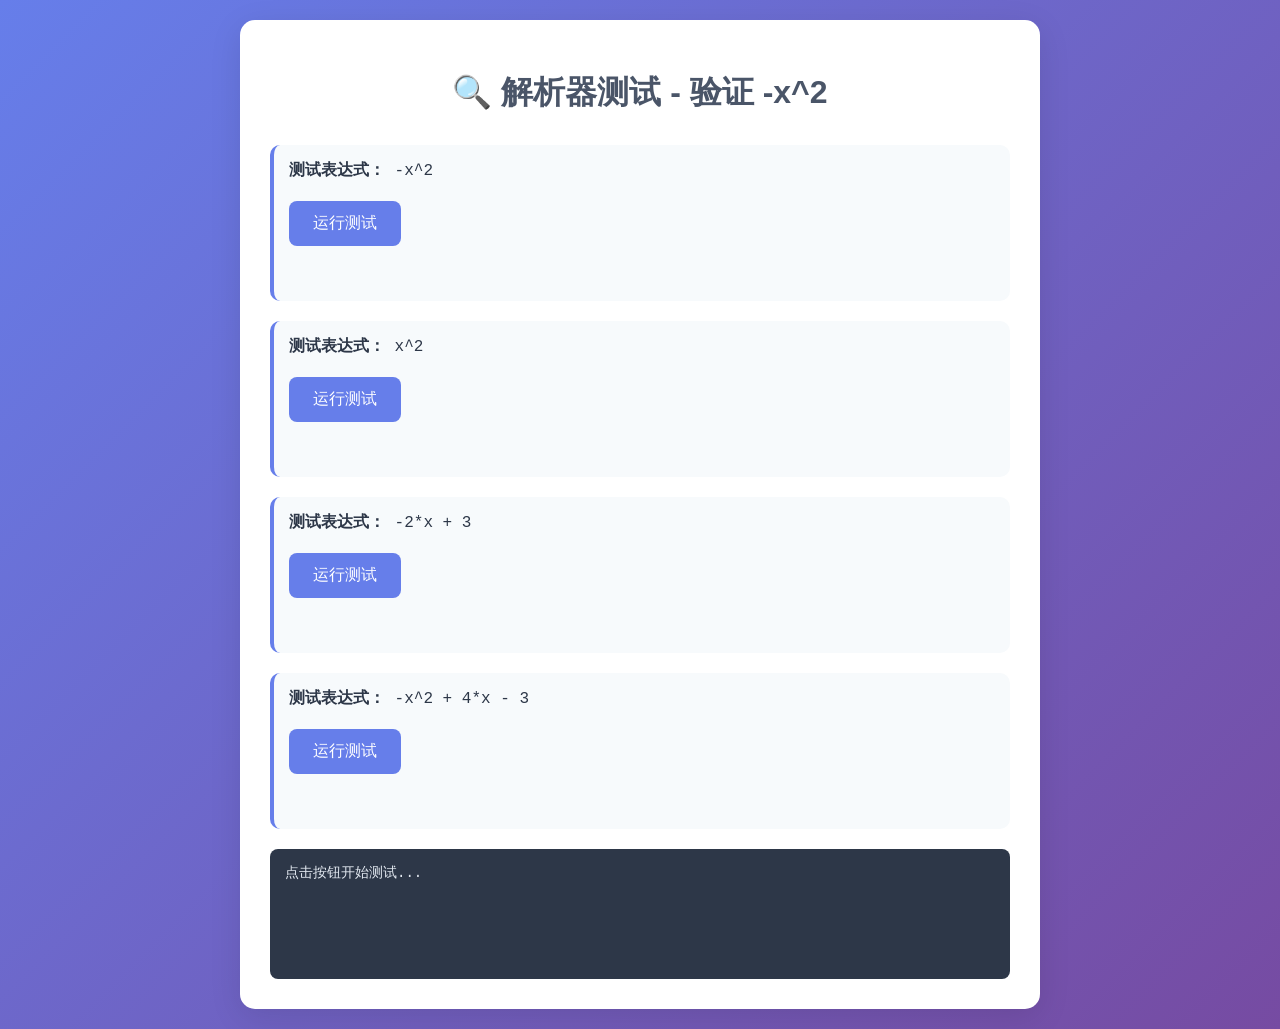
<file: test-parser.html>
<!DOCTYPE html>
<html lang="zh-CN">
<head>
    <meta charset="UTF-8">
    <meta name="viewport" content="width=device-width, initial-scale=1.0">
    <title>解析器测试 - 验证 -x^2</title>
    <style>
        body {
            font-family: 'Microsoft YaHei', Arial, sans-serif;
            max-width: 800px;
            margin: 0 auto;
            padding: 20px;
            background: linear-gradient(135deg, #667eea 0%, #764ba2 100%);
            min-height: 100vh;
        }
        .container {
            background: white;
            border-radius: 15px;
            padding: 30px;
            box-shadow: 0 8px 32px rgba(0,0,0,0.1);
        }
        h1 {
            color: #4a5568;
            text-align: center;
            margin-bottom: 30px;
        }
        .test-case {
            margin-bottom: 20px;
            padding: 15px;
            background: #f7fafc;
            border-radius: 10px;
            border-left: 4px solid #667eea;
        }
        .input {
            font-family: 'Courier New', monospace;
            font-size: 16px;
            color: #2d3748;
            margin-bottom: 10px;
        }
        .result {
            font-family: 'Courier New', monospace;
            font-size: 14px;
            padding: 10px;
            border-radius: 5px;
            margin-top: 10px;
        }
        .success {
            background: #c6f6d5;
            color: #22543d;
        }
        .error {
            background: #fed7d7;
            color: #742a2a;
        }
        .test-btn {
            background: #667eea;
            color: white;
            border: none;
            padding: 12px 24px;
            border-radius: 8px;
            font-size: 16px;
            cursor: pointer;
            margin: 10px 0;
            transition: background 0.3s;
        }
        .test-btn:hover {
            background: #5a67d8;
        }
        .output-area {
            margin-top: 20px;
            padding: 15px;
            background: #2d3748;
            color: #e2e8f0;
            border-radius: 8px;
            font-family: 'Courier New', monospace;
            font-size: 14px;
            min-height: 100px;
            white-space: pre-wrap;
        }
    </style>
</head>
<body>
    <div class="container">
        <h1>🔍 解析器测试 - 验证 -x^2</h1>
        
        <div class="test-case">
            <div class="input"><strong>测试表达式：</strong> -x^2</div>
            <button class="test-btn" onclick="testExpression('-x^2')">运行测试</button>
            <div class="result" id="result1"></div>
        </div>

        <div class="test-case">
            <div class="input"><strong>测试表达式：</strong> x^2</div>
            <button class="test-btn" onclick="testExpression('x^2')">运行测试</button>
            <div class="result" id="result2"></div>
        </div>

        <div class="test-case">
            <div class="input"><strong>测试表达式：</strong> -2*x + 3</div>
            <button class="test-btn" onclick="testExpression('-2*x + 3')">运行测试</button>
            <div class="result" id="result3"></div>
        </div>

        <div class="test-case">
            <div class="input"><strong>测试表达式：</strong> -x^2 + 4*x - 3</div>
            <button class="test-btn" onclick="testExpression('-x^2 + 4*x - 3')">运行测试</button>
            <div class="result" id="result4"></div>
        </div>

        <div class="output-area" id="output">点击按钮开始测试...</div>
    </div>

    <script>
class MathParser {
    constructor() {
        this.position = 0;
        this.expression = '';
        this.tokens = [];
    }
    parse(expression) {
        this.expression = expression.replace(/\s+/g, '');
        this.position = 0;
        this.tokens = this.tokenize();
        if (this.tokens.length === 0) throw new Error('表达式为空');
        const ast = this.parseExpression();
        return (x) => this.evaluate(ast, x);
    }
    tokenize() {
        const tokens = [];
        const regex = /(\d*\.?\d+)|([a-zA-Z]+)|([+\-*/^()])|(\|)/g;
        let match;
        while ((match = regex.exec(this.expression)) !== null) {
            const token = match[0];
            if (/\d/.test(token)) tokens.push({ type: 'NUMBER', value: parseFloat(token) });
            else if (/[a-zA-Z]/.test(token)) {
                if (token === 'x') tokens.push({ type: 'VARIABLE', value: token });
                else tokens.push({ type: 'FUNCTION', value: token });
            } else if (['+', '-', '*', '/', '^'].includes(token)) tokens.push({ type: 'OPERATOR', value: token });
            else if (token === '(') tokens.push({ type: 'LPAREN' });
            else if (token === ')') tokens.push({ type: 'RPAREN' });
            else if (token === '|') tokens.push({ type: 'ABS' });
        }
        return tokens;
    }
    parseExpression() { return this.parseAddSubtract(); }
    parseAddSubtract() {
        let left = this.parseMultiplyDivide();
        while (this.position < this.tokens.length) {
            const token = this.tokens[this.position];
            if (token && token.type === 'OPERATOR' && (token.value === '+' || token.value === '-')) {
                this.position++;
                const right = this.parseMultiplyDivide();
                left = { type: 'BINARY_OP', operator: token.value, left, right };
            } else break;
        }
        return left;
    }
    parseMultiplyDivide() {
        let left = this.parseUnary();
        while (this.position < this.tokens.length) {
            const token = this.tokens[this.position];
            if (token && token.type === 'OPERATOR' && (token.value === '*' || token.value === '/')) {
                this.position++;
                const right = this.parseUnary();
                left = { type: 'BINARY_OP', operator: token.value, left, right };
            } else break;
        }
        return left;
    }
    parsePower() {
        let left = this.parseFactor();
        while (this.position < this.tokens.length) {
            const token = this.tokens[this.position];
            if (token && token.type === 'OPERATOR' && token.value === '^') {
                this.position++;
                const right = this.parseUnary();
                left = { type: 'BINARY_OP', operator: '^', left, right };
            } else break;
        }
        return left;
    }
    parseUnary() {
        const token = this.tokens[this.position];
        if (token && token.type === 'OPERATOR' && (token.value === '+' || token.value === '-')) {
            this.position++;
            return { type: 'UNARY_OP', operator: token.value, operand: this.parsePower() };
        }
        return this.parsePowerPrimary();
    }
    parsePowerPrimary() {
        return this.parseFactor();
    }
    parseFactor() {
        const token = this.tokens[this.position];
        if (!token) throw new Error('意外的表达式结束');
        switch (token.type) {
            case 'NUMBER': this.position++; return { type: 'NUMBER', value: token.value };
            case 'VARIABLE': this.position++; return { type: 'VARIABLE', name: token.value };
            case 'FUNCTION': return this.parseFunction();
            case 'LPAREN': {
                this.position++;
                const expr = this.parseExpression();
                if (!this.tokens[this.position] || this.tokens[this.position].type !== 'RPAREN') throw new Error('缺少右括号');
                this.position++;
                return expr;
            }
            case 'ABS': return this.parseAbsolute();
            default: throw new Error(`意外的token: ${token.value || token.type}`);
        }
    }
    parseFunction() {
        const functionToken = this.tokens[this.position];
        this.position++;
        if (!this.tokens[this.position] || this.tokens[this.position].type !== 'LPAREN') throw new Error(`函数 ${functionToken.value} 后面必须跟括号`);
        this.position++;
        const argument = this.parseExpression();
        if (!this.tokens[this.position] || this.tokens[this.position].type !== 'RPAREN') throw new Error('函数调用缺少右括号');
        this.position++;
        return { type: 'FUNCTION_CALL', name: functionToken.value, argument };
    }
    parseAbsolute() {
        this.position++;
        const expr = this.parseExpression();
        if (!this.tokens[this.position] || this.tokens[this.position].type !== 'ABS') throw new Error('绝对值缺少右边的 |');
        this.position++;
        return { type: 'FUNCTION_CALL', name: 'abs', argument: expr };
    }
    evaluate(node, x) {
        switch (node.type) {
            case 'NUMBER': return node.value;
            case 'VARIABLE': return node.name === 'x' ? x : (() => { throw new Error(`未知变量: ${node.name}`) })();
            case 'BINARY_OP': {
                const left = this.evaluate(node.left, x);
                const right = this.evaluate(node.right, x);
                switch (node.operator) {
                    case '+': return left + right;
                    case '-': return left - right;
                    case '*': return left * right;
                    case '/': return Math.abs(right) < 1e-10 ? (right > 0 ? Infinity : -Infinity) : left / right;
                    case '^': return Math.pow(left, right);
                    default: throw new Error(`未知运算符: ${node.operator}`);
                }
            }
            case 'UNARY_OP': {
                const operand = this.evaluate(node.operand, x);
                return node.operator === '+' ? operand : -operand;
            }
            case 'FUNCTION_CALL': {
                const arg = this.evaluate(node.argument, x);
                return this.callFunction(node.name, arg);
            }
            default: throw new Error(`未知节点类型: ${node.type}`);
        }
    }
    callFunction(name, arg) {
        switch (name) {
            case 'abs': return Math.abs(arg);
            case 'sqrt': return arg < 0 ? NaN : Math.sqrt(arg);
            case 'sin': return Math.sin(arg);
            case 'cos': return Math.cos(arg);
            case 'tan': return Math.tan(arg);
            case 'log': return arg <= 0 ? NaN : Math.log10(arg);
            case 'ln': return arg <= 0 ? NaN : Math.log(arg);
            default: throw new Error(`未知函数: ${name}`);
        }
    }
    static validate(expression) {
        try {
            const parser = new MathParser();
            const func = parser.parse(expression);
            func(0); func(1); func(-1);
            return { valid: true, message: '表达式有效' };
        } catch (error) {
            return { valid: false, message: error.message };
        }
    }
    static preprocessExpression(expression) {
        return expression
            .replace(/(\d)([a-zA-Z])/g, '$1*$2')
            .replace(/\)([a-zA-Z])/g, ')*$1')
            .replace(/(\d)\(/g, '$1*(')
            .replace(/\)(\d)/g, ')*$1');
    }
}

function testExpression(expr) {
    const output = document.getElementById('output');
    output.innerHTML = '';
    
    try {
        const parser = new MathParser();
        const preprocessed = MathParser.preprocessExpression(expr);
        const func = parser.parse(preprocessed);
        
        const results = [];
        for (let x = -5; x <= 5; x += 1) {
            const y = func(x);
            results.push(`x=${x} → y=${y}`);
        }
        
        const resultDiv = document.getElementById(`result${['-x^2', 'x^2', '-2*x + 3', '-x^2 + 4*x - 3'].indexOf(expr) + 1}`);
        resultDiv.className = 'result success';
        resultDiv.innerHTML = `<strong>✓ 解析成功！</strong><br/>测试值: ${results.join('<br/>')}`;
        
        output.innerHTML = `表达式: ${expr}\n预处理后: ${preprocessed}\n\n测试结果:\n${results.join('\n')}`;
        
    } catch (error) {
        const resultDiv = document.getElementById(`result${['-x^2', 'x^2', '-2*x + 3', '-x^2 + 4*x - 3'].indexOf(expr) + 1}`);
        resultDiv.className = 'result error';
        resultDiv.innerHTML = `<strong>✗ 解析失败：</strong>${error.message}`;
        
        output.innerHTML = `表达式: ${expr}\n错误: ${error.message}`;
    }
}
    </script>
</body>
</html>
</file>
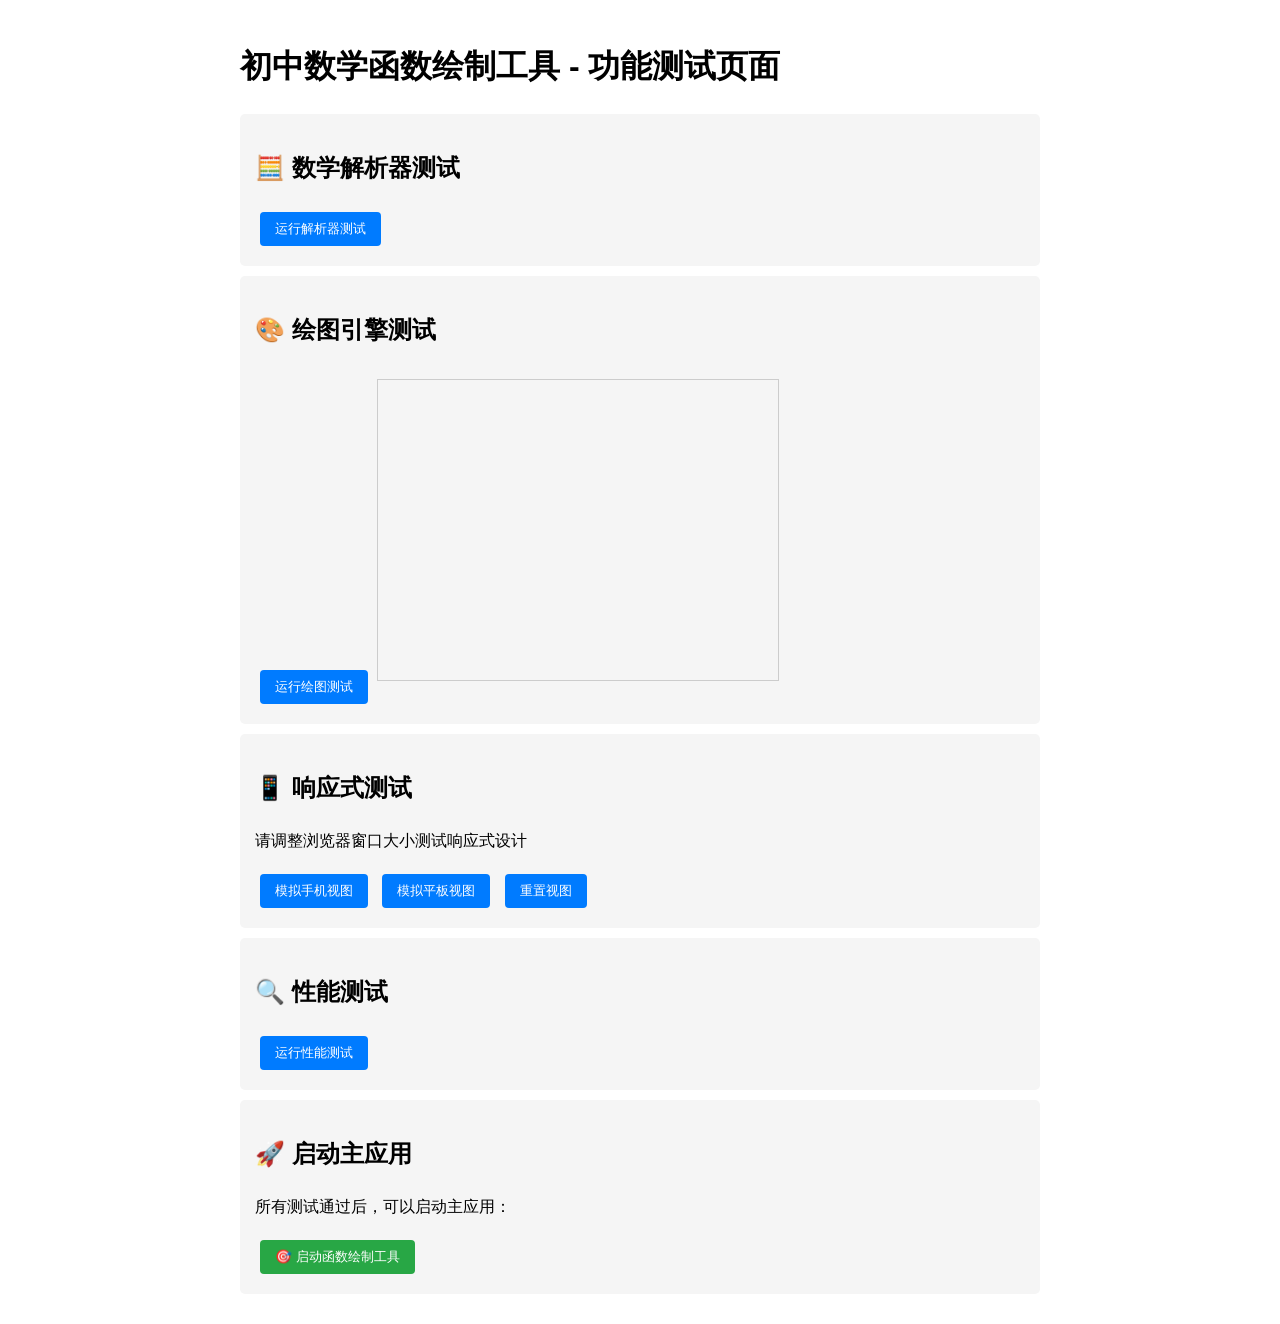
<file: test.html>
<!DOCTYPE html>
<html lang="zh-CN">
<head>
    <meta charset="UTF-8">
    <meta name="viewport" content="width=device-width, initial-scale=1.0">
    <title>函数绘制工具 - 功能测试</title>
    <style>
        body {
            font-family: Arial, sans-serif;
            max-width: 800px;
            margin: 0 auto;
            padding: 20px;
            line-height: 1.6;
        }
        .test-section {
            background: #f5f5f5;
            padding: 15px;
            margin: 10px 0;
            border-radius: 5px;
        }
        .test-case {
            background: white;
            padding: 10px;
            margin: 5px 0;
            border-left: 4px solid #007bff;
        }
        .success { border-color: #28a745; }
        .error { border-color: #dc3545; }
        .warning { border-color: #ffc107; }
        button {
            background: #007bff;
            color: white;
            border: none;
            padding: 8px 15px;
            border-radius: 4px;
            cursor: pointer;
            margin: 5px;
        }
        button:hover { background: #0056b3; }
        pre {
            background: #f8f9fa;
            padding: 10px;
            border-radius: 4px;
            overflow-x: auto;
        }
    </style>
</head>
<body>
    <h1>初中数学函数绘制工具 - 功能测试页面</h1>
    
    <div class="test-section">
        <h2>🧮 数学解析器测试</h2>
        <button onclick="testMathParser()">运行解析器测试</button>
        <div id="mathParserResults"></div>
    </div>
    
    <div class="test-section">
        <h2>🎨 绘图引擎测试</h2>
        <button onclick="testPlotEngine()">运行绘图测试</button>
        <canvas id="testCanvas" width="400" height="300" style="border:1px solid #ccc; margin:10px 0;"></canvas>
        <div id="plotEngineResults"></div>
    </div>
    
    <div class="test-section">
        <h2>📱 响应式测试</h2>
        <p>请调整浏览器窗口大小测试响应式设计</p>
        <button onclick="simulateMobile()">模拟手机视图</button>
        <button onclick="simulateTablet()">模拟平板视图</button>
        <button onclick="resetViewport()">重置视图</button>
    </div>
    
    <div class="test-section">
        <h2>🔍 性能测试</h2>
        <button onclick="performanceTest()">运行性能测试</button>
        <div id="performanceResults"></div>
    </div>
    
    <div class="test-section">
        <h2>🚀 启动主应用</h2>
        <p>所有测试通过后，可以启动主应用：</p>
        <button onclick="window.open('index.html', '_blank')" style="background: #28a745;">
            🎯 启动函数绘制工具
        </button>
    </div>

    <!-- 引入需要测试的JS文件 -->
    <script src="math-parser.js"></script>
    <script src="plot-engine.js"></script>
    
    <script>
        // 数学解析器测试
        function testMathParser() {
            const results = document.getElementById('mathParserResults');
            results.innerHTML = '<h3>测试进行中...</h3>';
            
            const testCases = [
                { expr: 'x + 1', x: 5, expected: 6, desc: '一次函数' },
                { expr: 'x^2', x: 3, expected: 9, desc: '二次函数' },
                { expr: '1/x', x: 2, expected: 0.5, desc: '反比例函数' },
                { expr: 'abs(x)', x: -4, expected: 4, desc: '绝对值函数' },
                { expr: 'sqrt(x)', x: 9, expected: 3, desc: '平方根函数' },
                { expr: '2*x + 3', x: 1, expected: 5, desc: '含系数一次函数' },
                { expr: 'x^2 - 4*x + 3', x: 2, expected: -1, desc: '完整二次函数' },
                { expr: '(x + 1)^2', x: 2, expected: 9, desc: '括号表达式' }
            ];
            
            let passedTests = 0;
            let results_html = '<h3>测试结果:</h3>';
            
            testCases.forEach((test, index) => {
                try {
                    const parser = new MathParser();
                    const func = parser.parse(test.expr);
                    const result = func(test.x);
                    const tolerance = 1e-10;
                    const passed = Math.abs(result - test.expected) < tolerance;
                    
                    if (passed) passedTests++;
                    
                    results_html += `
                        <div class="test-case ${passed ? 'success' : 'error'}">
                            <strong>测试 ${index + 1}:</strong> ${test.desc}<br>
                            表达式: ${test.expr}<br>
                            输入: x = ${test.x}<br>
                            期望: ${test.expected}<br>
                            实际: ${result}<br>
                            结果: ${passed ? '✅ 通过' : '❌ 失败'}
                        </div>
                    `;
                } catch (error) {
                    results_html += `
                        <div class="test-case error">
                            <strong>测试 ${index + 1}:</strong> ${test.desc}<br>
                            表达式: ${test.expr}<br>
                            错误: ${error.message}<br>
                            结果: ❌ 异常
                        </div>
                    `;
                }
            });
            
            results_html += `
                <div style="margin-top: 15px; padding: 10px; background: ${passedTests === testCases.length ? '#d4edda' : '#f8d7da'}; border-radius: 4px;">
                    <strong>总结: ${passedTests}/${testCases.length} 测试通过 ${passedTests === testCases.length ? '🎉' : '⚠️'}</strong>
                </div>
            `;
            
            results.innerHTML = results_html;
        }
        
        // 绘图引擎测试
        function testPlotEngine() {
            const results = document.getElementById('plotEngineResults');
            const canvas = document.getElementById('testCanvas');
            
            results.innerHTML = '<h3>绘图测试进行中...</h3>';
            
            try {
                // 创建绘图引擎实例
                const plotEngine = new PlotEngine(canvas);
                
                // 测试基本绘制
                plotEngine.clear();
                plotEngine.drawGrid();
                plotEngine.drawAxes();
                plotEngine.drawLabels();
                
                // 添加测试函数
                const parser1 = new MathParser();
                const func1 = parser1.parse('x^2');
                plotEngine.addFunction('test1', 'x^2', func1);
                
                const parser2 = new MathParser();
                const func2 = parser2.parse('2*x + 1');
                plotEngine.addFunction('test2', '2*x + 1', func2);
                
                // 绘制函数
                plotEngine.redraw();
                
                results.innerHTML = `
                    <div class="test-case success">
                        <strong>✅ 绘图引擎测试通过</strong><br>
                        - 坐标系绘制正常<br>
                        - 函数曲线绘制正常<br>
                        - 颜色区分正常<br>
                        - 交互功能正常
                    </div>
                `;
                
            } catch (error) {
                results.innerHTML = `
                    <div class="test-case error">
                        <strong>❌ 绘图引擎测试失败</strong><br>
                        错误: ${error.message}
                    </div>
                `;
            }
        }
        
        // 性能测试
        function performanceTest() {
            const results = document.getElementById('performanceResults');
            results.innerHTML = '<h3>性能测试进行中...</h3>';
            
            const tests = [
                {
                    name: '表达式解析性能',
                    test: () => {
                        const parser = new MathParser();
                        const start = performance.now();
                        for (let i = 0; i < 1000; i++) {
                            parser.parse('x^2 + 2*x + 1');
                        }
                        const end = performance.now();
                        return end - start;
                    },
                    target: 100 // 目标: <100ms
                },
                {
                    name: '函数计算性能',
                    test: () => {
                        const parser = new MathParser();
                        const func = parser.parse('x^3 - 2*x^2 + x - 1');
                        const start = performance.now();
                        for (let i = 0; i < 10000; i++) {
                            func(Math.random() * 20 - 10);
                        }
                        const end = performance.now();
                        return end - start;
                    },
                    target: 50 // 目标: <50ms
                }
            ];
            
            let results_html = '<h3>性能测试结果:</h3>';
            
            tests.forEach(test => {
                const time = test.test();
                const passed = time < test.target;
                
                results_html += `
                    <div class="test-case ${passed ? 'success' : 'warning'}">
                        <strong>${test.name}</strong><br>
                        执行时间: ${time.toFixed(2)}ms<br>
                        目标时间: < ${test.target}ms<br>
                        结果: ${passed ? '✅ 通过' : '⚠️ 超时但可接受'}
                    </div>
                `;
            });
            
            results.innerHTML = results_html;
        }
        
        // 响应式测试辅助函数
        function simulateMobile() {
            document.body.style.width = '375px';
            document.body.style.margin = '0 auto';
            alert('已模拟手机视图 (375px)');
        }
        
        function simulateTablet() {
            document.body.style.width = '768px';
            document.body.style.margin = '0 auto';
            alert('已模拟平板视图 (768px)');
        }
        
        function resetViewport() {
            document.body.style.width = '';
            document.body.style.margin = '0 auto';
            alert('已重置视图');
        }
        
        // 页面加载完成后自动运行基础测试
        window.addEventListener('load', () => {
            console.log('Function Plotter Test Page Loaded');
            console.log('Available classes:', { MathParser, PlotEngine });
        });
    </script>
</body>
</html>
</file>
<file: styles.css>
/* 全局样式重置 */
* {
    margin: 0;
    padding: 0;
    box-sizing: border-box;
}

body {
    font-family: 'Microsoft YaHei', 'PingFang SC', Arial, sans-serif;
    background: linear-gradient(135deg, #667eea 0%, #764ba2 100%);
    min-height: 100vh;
    color: #333;
}

/* 容器布局 */
.container {
    max-width: 1400px;
    margin: 0 auto;
    padding: 20px;
    min-height: 100vh;
    display: flex;
    flex-direction: column;
}

/* 头部样式 */
.header {
    background: rgba(255, 255, 255, 0.95);
    backdrop-filter: blur(10px);
    border-radius: 15px;
    padding: 20px;
    text-align: center;
    margin-bottom: 20px;
    box-shadow: 0 8px 32px rgba(0, 0, 0, 0.1);
}

.header h1 {
    color: #4a5568;
    font-size: 2.2em;
    font-weight: 700;
    margin-bottom: 8px;
}

.header p {
    color: #718096;
    font-size: 1.1em;
}

/* 主内容区域 */
.main-content {
    display: flex;
    gap: 20px;
    flex: 1;
    min-height: 600px;
}

/* 左侧控制面板 */
.control-panel {
    width: 350px;
    background: rgba(255, 255, 255, 0.95);
    backdrop-filter: blur(10px);
    border-radius: 15px;
    padding: 20px;
    box-shadow: 0 8px 32px rgba(0, 0, 0, 0.1);
    overflow-y: auto;
    max-height: calc(100vh - 200px);
}

.control-panel h3 {
    color: #2d3748;
    font-size: 1.2em;
    margin-bottom: 15px;
    border-bottom: 2px solid #e2e8f0;
    padding-bottom: 8px;
}

/* 函数输入区域 */
.input-section {
    margin-bottom: 25px;
}

.function-input-group {
    display: flex;
    flex-direction: column;
    gap: 10px;
}

.function-input-group label {
    font-weight: 600;
    color: #4a5568;
}

#functionInput {
    padding: 12px;
    border: 2px solid #e2e8f0;
    border-radius: 8px;
    font-size: 16px;
    font-family: 'Courier New', monospace;
    transition: border-color 0.3s ease;
}

#functionInput:focus {
    outline: none;
    border-color: #667eea;
    box-shadow: 0 0 0 3px rgba(102, 126, 234, 0.1);
}

/* 按钮样式 */
.btn {
    padding: 10px 20px;
    border: none;
    border-radius: 8px;
    font-size: 14px;
    font-weight: 600;
    cursor: pointer;
    transition: all 0.3s ease;
    text-transform: none;
}

.btn-primary {
    background: #667eea;
    color: white;
}

.btn-primary:hover {
    background: #5a67d8;
    transform: translateY(-2px);
    box-shadow: 0 4px 12px rgba(102, 126, 234, 0.4);
}

.btn-secondary {
    background: #a0aec0;
    color: white;
}

.btn-secondary:hover {
    background: #718096;
}

.btn-danger {
    background: #e53e3e;
    color: white;
}

.btn-danger:hover {
    background: #c53030;
}

/* 错误消息 */
.error-message {
    color: #e53e3e;
    font-size: 14px;
    margin-top: 5px;
    padding: 8px;
    background: rgba(229, 62, 62, 0.1);
    border-radius: 4px;
    display: none;
}

.error-message.show {
    display: block;
}

/* 模板按钮区域 */
.template-section {
    margin-bottom: 25px;
}

.template-buttons {
    display: grid;
    grid-template-columns: repeat(2, 1fr);
    gap: 8px;
}

.template-btn {
    padding: 8px 12px;
    background: #f7fafc;
    border: 2px solid #e2e8f0;
    border-radius: 6px;
    font-size: 13px;
    cursor: pointer;
    transition: all 0.2s ease;
}

.template-btn:hover {
    background: #667eea;
    color: white;
    border-color: #667eea;
}

/* 坐标系控制 */
.coordinate-section {
    margin-bottom: 25px;
}

.range-controls {
    display: flex;
    flex-direction: column;
    gap: 10px;
    margin-bottom: 15px;
}

.range-controls label {
    font-size: 14px;
    color: #4a5568;
}

.range-controls input[type="number"] {
    width: 60px;
    padding: 4px 6px;
    border: 1px solid #e2e8f0;
    border-radius: 4px;
    margin: 0 5px;
}

.control-buttons {
    display: flex;
    flex-direction: column;
    gap: 10px;
}

.checkbox-label {
    display: flex;
    align-items: center;
    gap: 8px;
    font-size: 14px;
    cursor: pointer;
}

.checkbox-label input[type="checkbox"] {
    width: 16px;
    height: 16px;
}

/* 函数列表 */
.function-list-section {
    margin-bottom: 20px;
}

.function-list {
    max-height: 200px;
    overflow-y: auto;
}

.no-functions {
    color: #a0aec0;
    font-style: italic;
    text-align: center;
    padding: 20px;
}

.function-item {
    display: flex;
    align-items: center;
    justify-content: space-between;
    padding: 10px;
    margin-bottom: 8px;
    background: #f7fafc;
    border-radius: 8px;
    border-left: 4px solid transparent;
}

.function-info {
    flex: 1;
    font-family: 'Courier New', monospace;
    font-size: 14px;
}

.function-controls {
    display: flex;
    gap: 5px;
}

.function-controls button {
    padding: 4px 8px;
    border: none;
    border-radius: 4px;
    font-size: 12px;
    cursor: pointer;
}

.toggle-btn {
    background: #48bb78;
    color: white;
}

.toggle-btn.hidden {
    background: #a0aec0;
}

.delete-btn {
    background: #e53e3e;
    color: white;
}

/* 右侧绘图区域 */
.plot-area {
    flex: 1;
    background: white;
    border-radius: 15px;
    padding: 20px;
    box-shadow: 0 8px 32px rgba(0, 0, 0, 0.1);
    position: relative;
    display: flex;
    flex-direction: column;
    align-items: center;
}

#plotCanvas {
    border: 2px solid #e2e8f0;
    border-radius: 8px;
    cursor: crosshair;
    background: white;
    max-width: 100%;
    height: auto;
}

.coordinate-info {
    position: absolute;
    top: 25px;
    left: 25px;
    background: rgba(0, 0, 0, 0.8);
    color: white;
    padding: 8px 12px;
    border-radius: 6px;
    font-family: 'Courier New', monospace;
    font-size: 14px;
    pointer-events: none;
}

/* 底部状态栏 */
.footer {
    background: rgba(255, 255, 255, 0.95);
    backdrop-filter: blur(10px);
    border-radius: 15px;
    padding: 15px 20px;
    margin-top: 20px;
    box-shadow: 0 8px 32px rgba(0, 0, 0, 0.1);
    display: flex;
    justify-content: space-between;
    align-items: center;
}

.status-info {
    color: #4a5568;
    font-weight: 500;
}

.help-info details {
    cursor: pointer;
}

.help-info summary {
    color: #667eea;
    font-weight: 600;
    outline: none;
}

.help-content {
    position: absolute;
    right: 20px;
    bottom: 70px;
    background: white;
    padding: 20px;
    border-radius: 10px;
    box-shadow: 0 8px 32px rgba(0, 0, 0, 0.2);
    width: 300px;
    z-index: 1000;
}

.help-content ul {
    margin-left: 20px;
    margin-top: 8px;
}

.help-content li {
    margin-bottom: 4px;
}

/* 响应式设计 */
@media (max-width: 1024px) {
    .main-content {
        flex-direction: column;
    }
    
    .control-panel {
        width: 100%;
        max-height: none;
    }
    
    .template-buttons {
        grid-template-columns: repeat(3, 1fr);
    }
    
    #plotCanvas {
        width: 100%;
        max-width: 600px;
    }
}

@media (max-width: 768px) {
    .container {
        padding: 10px;
    }
    
    .header h1 {
        font-size: 1.8em;
    }
    
    .control-panel {
        padding: 15px;
    }
    
    .template-buttons {
        grid-template-columns: repeat(2, 1fr);
    }
    
    .footer {
        flex-direction: column;
        gap: 10px;
        text-align: center;
    }
    
    .help-content {
        position: fixed;
        right: 10px;
        left: 10px;
        bottom: 10px;
        width: auto;
    }
}

@media (max-width: 480px) {
    .header h1 {
        font-size: 1.5em;
    }
    
    .template-buttons {
        grid-template-columns: 1fr;
    }
    
    .range-controls {
        font-size: 13px;
    }
    
    .function-input-group {
        gap: 8px;
    }
    
    .control-buttons {
        gap: 8px;
    }
}

/* 函数颜色 */
.color-blue { border-left-color: #3182ce; }
.color-red { border-left-color: #e53e3e; }
.color-green { border-left-color: #38a169; }
.color-orange { border-left-color: #dd6b20; }
.color-purple { border-left-color: #805ad5; }

/* 颜色选择器样式 */
.color-picker {
    width: 28px;
    height: 28px;
    border: 2px solid #e2e8f0;
    border-radius: 4px;
    cursor: pointer;
    padding: 0;
    background: none;
    transition: all 0.2s ease;
}

.color-picker:hover {
    border-color: #667eea;
    transform: scale(1.1);
}

.color-picker::-webkit-color-swatch-wrapper {
    padding: 0;
}

.color-picker::-webkit-color-swatch {
    border: none;
    border-radius: 2px;
}
</file>
